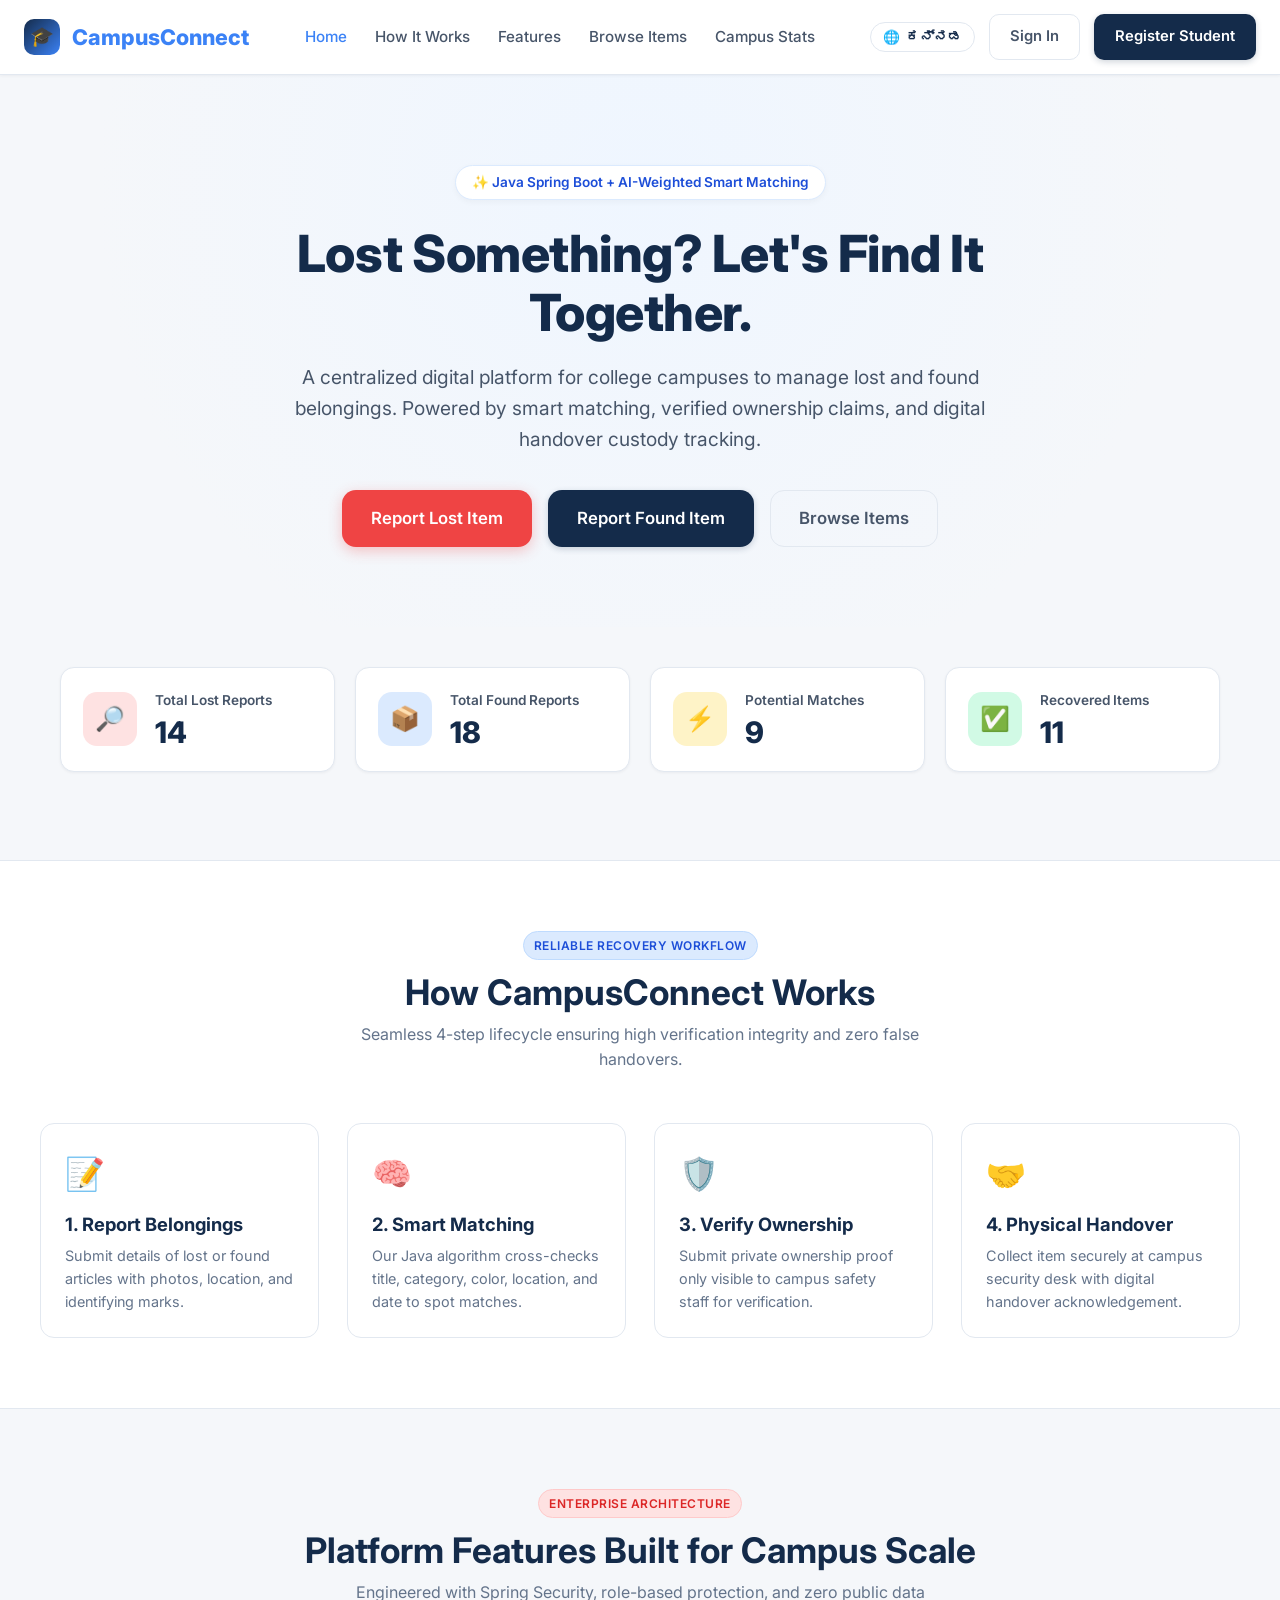
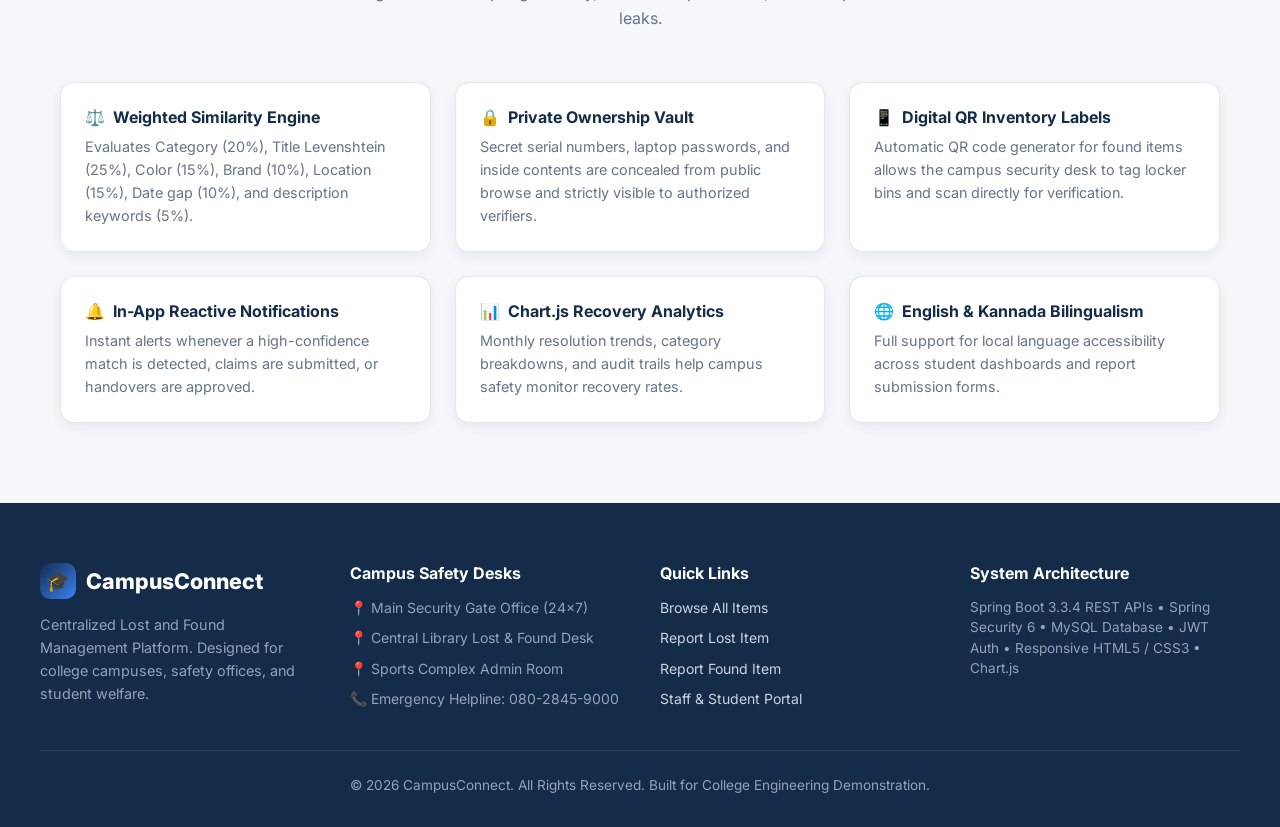
<file: CampusConnect/frontend/index.html>
<!DOCTYPE html>
<html lang="en">
<head>
  <meta charset="UTF-8">
  <meta name="viewport" content="width=device-width, initial-scale=1.0">
  <title>CampusConnect – Intelligent Campus Lost & Found System</title>
  <link rel="preconnect" href="https://fonts.googleapis.com">
  <link rel="preconnect" href="https://fonts.gstatic.com" crossorigin>
  <link href="https://fonts.googleapis.com/css2?family=Inter:wght@400;500;600;700;800&display=swap" rel="stylesheet">
  <link rel="stylesheet" href="css/styles.css">
  <link rel="stylesheet" href="css/responsive.css">
</head>
<body>

  <!-- Top Public Navigation -->
  <nav class="public-nav">
    <div class="public-nav-container">
      <a href="index.html" class="nav-brand">
        <div class="brand-icon">🎓</div>
        <span>CampusConnect</span>
      </a>

      <ul class="nav-links">
        <li><a href="index.html" class="nav-link active">Home</a></li>
        <li><a href="#howItWorks" class="nav-link">How It Works</a></li>
        <li><a href="#features" class="nav-link">Features</a></li>
        <li><a href="browse-items.html" class="nav-link" data-i18n="browseItemsBtn">Browse Items</a></li>
        <li><a href="#stats" class="nav-link">Campus Stats</a></li>
      </ul>

      <div class="nav-actions">
        <!-- Language Switcher -->
        <button class="lang-toggle lang-toggle-btn" title="Toggle English / Kannada">
          🌐 <span class="lang-label">ಕನ್ನಡ</span>
        </button>
        <a href="login.html" class="btn btn-outline" data-i18n="loginBtn">Sign In</a>
        <a href="register.html" class="btn btn-primary" data-i18n="registerBtn">Register</a>
      </div>
    </div>
  </nav>

  <!-- Hero Section -->
  <section class="hero-section" style="padding: 90px 20px 80px; text-align: center; background: radial-gradient(circle at 50% 20%, #EFF6FF 0%, #F5F7FA 70%);">
    <div style="max-width: 900px; margin: 0 auto;">
      <div style="display: inline-flex; align-items: center; gap: 8px; background: white; border: 1px solid #DBEAFE; padding: 6px 16px; border-radius: 9999px; font-size: 0.85rem; font-weight: 600; color: #1D4ED8; margin-bottom: 24px; box-shadow: 0 2px 6px rgba(0,0,0,0.04);">
        ✨ Java Spring Boot + AI-Weighted Smart Matching
      </div>
      <h1 class="hero-title" style="font-size: 3.2rem; font-weight: 800; color: #142B4A; letter-spacing: -0.5px; margin-bottom: 20px; line-height: 1.15;" data-i18n="tagline">
        Lost Something? Let's Find It Together.
      </h1>
      <p class="hero-subtitle" style="font-size: 1.2rem; color: #475569; max-width: 740px; margin: 0 auto 36px; line-height: 1.6;" data-i18n="heroSubtitle">
        A centralized digital platform for college campuses to manage lost and found belongings. Powered by smart matching, verified ownership claims, and digital handover custody tracking.
      </p>

      <div class="hero-cta" style="display: flex; gap: 16px; justify-content: center; flex-wrap: wrap;">
        <a href="report-lost.html" class="btn btn-danger btn-lg" style="box-shadow: 0 4px 14px rgba(239, 68, 68, 0.3);" data-i18n="reportLostBtn">
          🔍 Report Lost Item
        </a>
        <a href="report-found.html" class="btn btn-primary btn-lg" data-i18n="reportFoundBtn">
          📦 Report Found Item
        </a>
        <a href="browse-items.html" class="btn btn-outline btn-lg" data-i18n="browseItemsBtn">
          🌐 Browse Campus Inventory
        </a>
      </div>
    </div>
  </section>

  <!-- Live Statistics Section -->
  <section id="stats" style="padding: 40px 20px 60px; max-width: 1200px; margin: 0 auto;">
    <div class="stats-grid">
      <div class="stat-card">
        <div class="stat-icon red">🔎</div>
        <div>
          <div class="stat-label" data-i18n="totalLost">Total Lost Reports</div>
          <div class="stat-value" id="statTotalLost">14</div>
        </div>
      </div>
      <div class="stat-card">
        <div class="stat-icon blue">📦</div>
        <div>
          <div class="stat-label" data-i18n="totalFound">Total Found Reports</div>
          <div class="stat-value" id="statTotalFound">18</div>
        </div>
      </div>
      <div class="stat-card">
        <div class="stat-icon orange">⚡</div>
        <div>
          <div class="stat-label" data-i18n="potentialMatches">Potential Matches</div>
          <div class="stat-value" id="statPotentialMatches">9</div>
        </div>
      </div>
      <div class="stat-card">
        <div class="stat-icon green">✅</div>
        <div>
          <div class="stat-label" data-i18n="recoveredItems">Recovered Items</div>
          <div class="stat-value" id="statRecovered">11</div>
        </div>
      </div>
    </div>
  </section>

  <!-- How It Works Section -->
  <section id="howItWorks" style="padding: 70px 20px; background: white; border-top: 1px solid #E2E8F0; border-bottom: 1px solid #E2E8F0;">
    <div style="max-width: 1200px; margin: 0 auto;">
      <div style="text-align: center; margin-bottom: 50px;">
        <span class="badge badge-found" style="margin-bottom: 10px;">RELIABLE RECOVERY WORKFLOW</span>
        <h2 style="font-size: 2.2rem; color: #142B4A;" data-i18n="howItWorksTitle">How CampusConnect Works</h2>
        <p style="color: #64748B; max-width: 600px; margin: 8px auto 0;">Seamless 4-step lifecycle ensuring high verification integrity and zero false handovers.</p>
      </div>

      <div style="display: grid; grid-template-columns: repeat(auto-fit, minmax(260px, 1fr)); gap: 28px;">
        <div class="card" style="box-shadow: none; border-color: #E2E8F0;">
          <div style="font-size: 2rem; margin-bottom: 14px;">📝</div>
          <h3 style="font-size: 1.15rem; margin-bottom: 8px;" data-i18n="step1Title">1. Report Belongings</h3>
          <p style="font-size: 0.9rem; color: #64748B;" data-i18n="step1Desc">
            Submit details of lost or found articles with photos, location, and identifying marks.
          </p>
        </div>

        <div class="card" style="box-shadow: none; border-color: #E2E8F0;">
          <div style="font-size: 2rem; margin-bottom: 14px;">🧠</div>
          <h3 style="font-size: 1.15rem; margin-bottom: 8px;" data-i18n="step2Title">2. Smart Matching</h3>
          <p style="font-size: 0.9rem; color: #64748B;" data-i18n="step2Desc">
            Our Java algorithm cross-checks title, category, color, location, and date to spot matches.
          </p>
        </div>

        <div class="card" style="box-shadow: none; border-color: #E2E8F0;">
          <div style="font-size: 2rem; margin-bottom: 14px;">🛡️</div>
          <h3 style="font-size: 1.15rem; margin-bottom: 8px;" data-i18n="step3Title">3. Verify Ownership</h3>
          <p style="font-size: 0.9rem; color: #64748B;" data-i18n="step3Desc">
            Submit private ownership proof only visible to campus safety staff for verification.
          </p>
        </div>

        <div class="card" style="box-shadow: none; border-color: #E2E8F0;">
          <div style="font-size: 2rem; margin-bottom: 14px;">🤝</div>
          <h3 style="font-size: 1.15rem; margin-bottom: 8px;" data-i18n="step4Title">4. Physical Handover</h3>
          <p style="font-size: 0.9rem; color: #64748B;" data-i18n="step4Desc">
            Collect item securely at campus security desk with digital handover acknowledgement.
          </p>
        </div>
      </div>
    </div>
  </section>

  <!-- Platform Features Section -->
  <section id="features" style="padding: 80px 20px; max-width: 1200px; margin: 0 auto;">
    <div style="text-align: center; margin-bottom: 50px;">
      <span class="badge badge-lost" style="margin-bottom: 10px;">ENTERPRISE ARCHITECTURE</span>
      <h2 style="font-size: 2.2rem; color: #142B4A;">Platform Features Built for Campus Scale</h2>
      <p style="color: #64748B; max-width: 600px; margin: 8px auto 0;">Engineered with Spring Security, role-based protection, and zero public data leaks.</p>
    </div>

    <div style="display: grid; grid-template-columns: repeat(auto-fit, minmax(320px, 1fr)); gap: 24px;">
      <div class="card">
        <h4 style="margin-bottom: 8px; display: flex; align-items: center; gap: 8px;">
          <span>⚖️</span> Weighted Similarity Engine
        </h4>
        <p style="font-size: 0.9rem; color: #64748B;">
          Evaluates Category (20%), Title Levenshtein (25%), Color (15%), Brand (10%), Location (15%), Date gap (10%), and description keywords (5%).
        </p>
      </div>

      <div class="card">
        <h4 style="margin-bottom: 8px; display: flex; align-items: center; gap: 8px;">
          <span>🔒</span> Private Ownership Vault
        </h4>
        <p style="font-size: 0.9rem; color: #64748B;">
          Secret serial numbers, laptop passwords, and inside contents are concealed from public browse and strictly visible to authorized verifiers.
        </p>
      </div>

      <div class="card">
        <h4 style="margin-bottom: 8px; display: flex; align-items: center; gap: 8px;">
          <span>📱</span> Digital QR Inventory Labels
        </h4>
        <p style="font-size: 0.9rem; color: #64748B;">
          Automatic QR code generator for found items allows the campus security desk to tag locker bins and scan directly for verification.
        </p>
      </div>

      <div class="card">
        <h4 style="margin-bottom: 8px; display: flex; align-items: center; gap: 8px;">
          <span>🔔</span> In-App Reactive Notifications
        </h4>
        <p style="font-size: 0.9rem; color: #64748B;">
          Instant alerts whenever a high-confidence match is detected, claims are submitted, or handovers are approved.
        </p>
      </div>

      <div class="card">
        <h4 style="margin-bottom: 8px; display: flex; align-items: center; gap: 8px;">
          <span>📊</span> Chart.js Recovery Analytics
        </h4>
        <p style="font-size: 0.9rem; color: #64748B;">
          Monthly resolution trends, category breakdowns, and audit trails help campus safety monitor recovery rates.
        </p>
      </div>

      <div class="card">
        <h4 style="margin-bottom: 8px; display: flex; align-items: center; gap: 8px;">
          <span>🌐</span> English & Kannada Bilingualism
        </h4>
        <p style="font-size: 0.9rem; color: #64748B;">
          Full support for local language accessibility across student dashboards and report submission forms.
        </p>
      </div>
    </div>
  </section>

  <!-- Footer -->
  <footer style="background-color: #142B4A; color: white; padding: 60px 20px 30px;">
    <div style="max-width: 1200px; margin: 0 auto; display: grid; grid-template-columns: repeat(auto-fit, minmax(240px, 1fr)); gap: 40px; margin-bottom: 40px;">
      <div>
        <div style="display: flex; align-items: center; gap: 10px; font-size: 1.35rem; font-weight: 800; margin-bottom: 14px;">
          <div class="brand-icon">🎓</div>
          CampusConnect
        </div>
        <p style="color: #94A3B8; font-size: 0.9rem; line-height: 1.6;">
          Centralized Lost and Found Management Platform. Designed for college campuses, safety offices, and student welfare.
        </p>
      </div>

      <div>
        <h5 style="color: white; margin-bottom: 14px; font-size: 1rem;">Campus Safety Desks</h5>
        <ul style="list-style: none; color: #94A3B8; font-size: 0.875rem; display: flex; flex-direction: column; gap: 8px;">
          <li>📍 Main Security Gate Office (24x7)</li>
          <li>📍 Central Library Lost & Found Desk</li>
          <li>📍 Sports Complex Admin Room</li>
          <li>📞 Emergency Helpline: 080-2845-9000</li>
        </ul>
      </div>

      <div>
        <h5 style="color: white; margin-bottom: 14px; font-size: 1rem;">Quick Links</h5>
        <ul style="list-style: none; font-size: 0.875rem; display: flex; flex-direction: column; gap: 8px;">
          <li><a href="browse-items.html" style="color: #CBD5E1;">Browse All Items</a></li>
          <li><a href="report-lost.html" style="color: #CBD5E1;">Report Lost Item</a></li>
          <li><a href="report-found.html" style="color: #CBD5E1;">Report Found Item</a></li>
          <li><a href="login.html" style="color: #CBD5E1;">Staff & Student Portal</a></li>
        </ul>
      </div>

      <div>
        <h5 style="color: white; margin-bottom: 14px; font-size: 1rem;">System Architecture</h5>
        <p style="color: #94A3B8; font-size: 0.85rem; line-height: 1.5;">
          Spring Boot 3.3.4 REST APIs • Spring Security 6 • MySQL Database • JWT Auth • Responsive HTML5 / CSS3 • Chart.js
        </p>
      </div>
    </div>

    <div style="max-width: 1200px; margin: 0 auto; border-top: 1px solid rgba(255,255,255,0.1); padding-top: 24px; text-align: center; color: #94A3B8; font-size: 0.85rem;">
      © 2026 CampusConnect. All Rights Reserved. Built for College Engineering Demonstration.
    </div>
  </footer>

  <script src="js/api.js"></script>
  <script src="js/i18n.js"></script>
  <script src="js/app.js"></script>
  <script src="js/dashboard.js"></script>
</body>
</html>
</file>
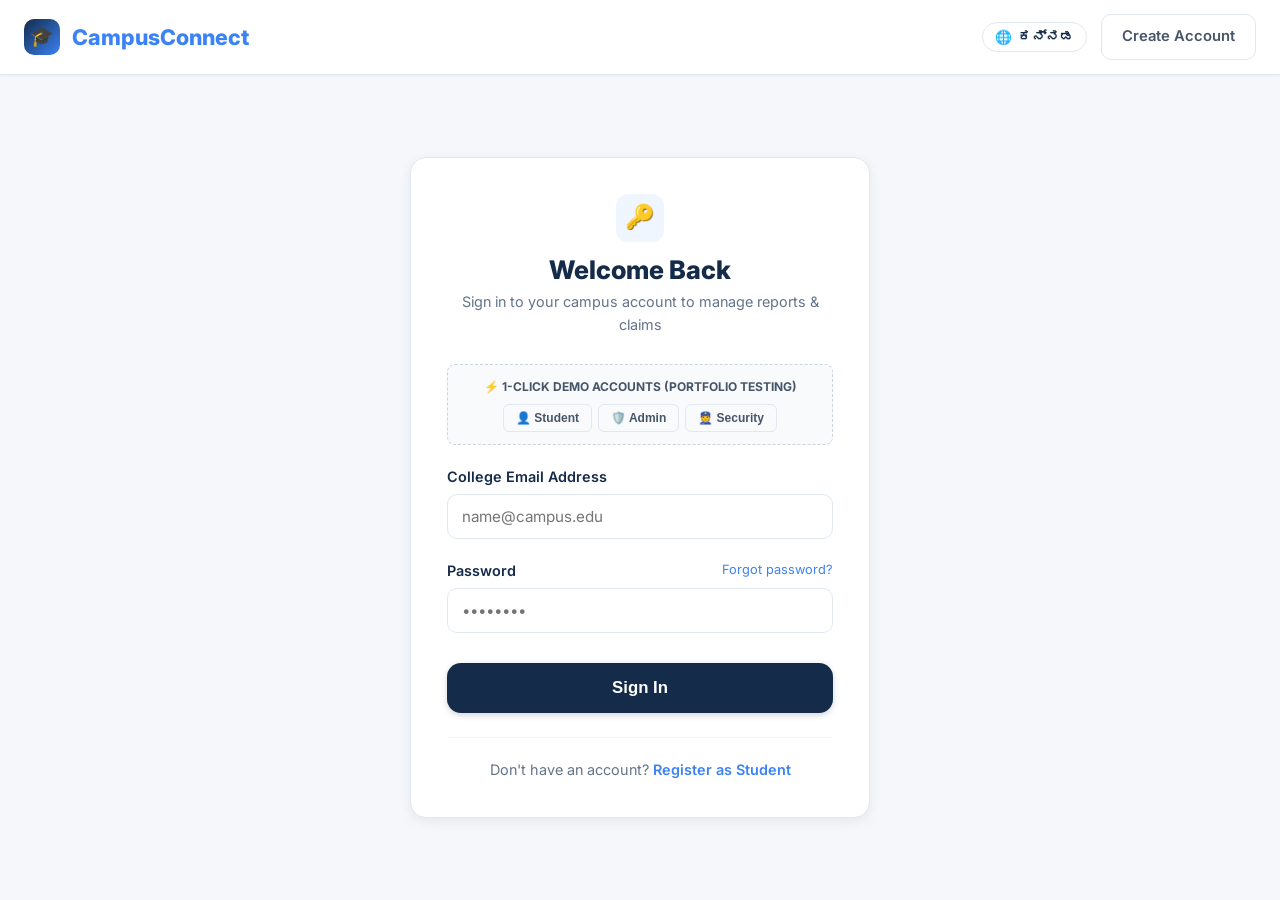
<file: CampusConnect/frontend/dashboard.html>
<!DOCTYPE html>
<html lang="en">
<head>
  <meta charset="UTF-8">
  <meta name="viewport" content="width=device-width, initial-scale=1.0">
  <title>Student Dashboard – CampusConnect</title>
  <link rel="preconnect" href="https://fonts.googleapis.com">
  <link rel="preconnect" href="https://fonts.gstatic.com" crossorigin>
  <link href="https://fonts.googleapis.com/css2?family=Inter:wght@400;500;600;700;800&display=swap" rel="stylesheet">
  <link rel="stylesheet" href="css/styles.css">
  <link rel="stylesheet" href="css/responsive.css">
</head>
<body>

  <div class="app-container">
    
    <!-- Sidebar Navigation -->
    <aside class="sidebar">
      <div class="sidebar-header">
        <div class="brand-icon">🎓</div>
        <div class="brand-title">Campus<span>Connect</span></div>
      </div>

      <nav class="sidebar-nav">
        <a href="dashboard.html" class="sidebar-item active">
          <span>📊</span> <span data-i18n="dashboard">Dashboard</span>
        </a>
        <a href="report-lost.html" class="sidebar-item">
          <span>🔍</span> <span data-i18n="reportLostBtn">Report Lost Item</span>
        </a>
        <a href="report-found.html" class="sidebar-item">
          <span>📦</span> <span data-i18n="reportFoundBtn">Report Found Item</span>
        </a>
        <a href="browse-items.html" class="sidebar-item">
          <span>🌐</span> <span data-i18n="browseItemsBtn">Browse Items</span>
        </a>
        <a href="#matchesSection" class="sidebar-item">
          <span>⚡</span> <span data-i18n="potentialMatches">Potential Matches</span>
        </a>
        <a href="#" class="sidebar-item" onclick="App.openModal('notificationsModal'); return false;">
          <span>🔔</span> <span data-i18n="notifications">Notifications</span>
        </a>
      </nav>

      <div class="sidebar-footer">
        <div class="user-profile-badge">
          <div class="user-avatar">RS</div>
          <div class="user-info">
            <div class="user-name current-user-name">Rahul Sharma</div>
            <div class="user-role current-user-role">Student • 1RV21CS045</div>
          </div>
        </div>
        <button class="btn btn-sm btn-outline action-logout" style="width: 100%; margin-top: 14px; border-color: rgba(255,255,255,0.2); color: white;">
          🚪 <span data-i18n="logout">Logout</span>
        </button>
      </div>
    </aside>

    <!-- Main Content Wrapper -->
    <div class="main-wrapper">
      
      <!-- Top Navbar -->
      <header class="top-navbar">
        <div style="display: flex; align-items: center; gap: 14px;">
          <button class="mobile-menu-btn" style="display: none; background: none; border: none; font-size: 1.5rem; cursor: pointer; color: #142B4A;">
            ☰
          </button>
          <div class="top-navbar-title" data-i18n="dashboard">Student Dashboard</div>
        </div>

        <div class="top-navbar-actions">
          <button class="lang-toggle lang-toggle-btn" title="Toggle English / Kannada">
            🌐 <span class="lang-label">ಕನ್ನಡ</span>
          </button>

          <!-- Notification Bell -->
          <button id="notificationBellBtn" style="background: none; border: 1px solid #E2E8F0; width: 40px; height: 40px; border-radius: 50%; display: flex; align-items: center; justify-content: center; cursor: pointer; position: relative;">
            🔔
            <span id="notifCountBadge" style="position: absolute; top: -4px; right: -4px; background: #EF4444; color: white; font-size: 0.7rem; font-weight: 800; width: 18px; height: 18px; border-radius: 50%; display: flex; align-items: center; justify-content: center; border: 2px solid white;">2</span>
          </button>

          <a href="report-lost.html" class="btn btn-sm btn-danger">
            + Report Lost
          </a>
        </div>
      </header>

      <!-- Content Body -->
      <main class="content-body">

        <!-- Welcome Banner -->
        <div style="background: linear-gradient(135deg, #142B4A 0%, #1E3A63 100%); color: white; padding: 28px 32px; border-radius: 16px; margin-bottom: 28px; display: flex; justify-content: space-between; align-items: center; flex-wrap: wrap; gap: 16px;">
          <div>
            <h2 style="color: white; font-size: 1.6rem; margin-bottom: 6px;">
              Hello, <span class="current-user-name">Rahul Sharma</span>! 👋
            </h2>
            <p style="color: #CBD5E1; font-size: 0.95rem;">
              CampusConnect is actively monitoring your reported items against newly discovered campus belongings.
            </p>
          </div>
          <div style="display: flex; gap: 12px;">
            <a href="report-lost.html" class="btn btn-danger btn-sm">Report Lost Item</a>
            <a href="report-found.html" class="btn btn-accent btn-sm">Report Found Item</a>
          </div>
        </div>

        <!-- Metric KPI Cards -->
        <div class="stats-grid">
          <div class="stat-card">
            <div class="stat-icon red">🔎</div>
            <div>
              <div class="stat-label" data-i18n="totalLost">Total Lost Reports</div>
              <div class="stat-value" id="statTotalLost">14</div>
            </div>
          </div>
          <div class="stat-card">
            <div class="stat-icon blue">📦</div>
            <div>
              <div class="stat-label" data-i18n="totalFound">Total Found Reports</div>
              <div class="stat-value" id="statTotalFound">18</div>
            </div>
          </div>
          <div class="stat-card">
            <div class="stat-icon orange">⚡</div>
            <div>
              <div class="stat-label" data-i18n="potentialMatches">Potential Matches</div>
              <div class="stat-value" id="statPotentialMatches">9</div>
            </div>
          </div>
          <div class="stat-card">
            <div class="stat-icon green">✅</div>
            <div>
              <div class="stat-label" data-i18n="recoveredItems">Recovered Items</div>
              <div class="stat-value" id="statRecovered">11</div>
            </div>
          </div>
        </div>

        <!-- Smart Matching Candidates Section -->
        <div id="matchesSection" class="card" style="margin-bottom: 32px; border-left: 4px solid #3B82F6;">
          <div class="card-header">
            <div>
              <h3 class="card-title" style="display: flex; align-items: center; gap: 8px;">
                <span>⚡</span> <span data-i18n="potentialMatches">Smart Matches Detected</span>
              </h3>
              <p style="font-size: 0.85rem; color: #64748B; margin-top: 2px;">
                Automatically evaluated via Java-weighted similarity algorithm (Category, Title, Color, Brand, Location & Date proximity).
              </p>
            </div>
            <span class="badge badge-found">LIVE MATCH ENGINE</span>
          </div>

          <div id="dashboardMatchesList">
            <!-- Populated dynamically via dashboard.js -->
            <div style="text-align: center; padding: 24px;">Analyzing potential matches...</div>
          </div>
        </div>

        <!-- Recent Campus Reports Grid -->
        <div class="card">
          <div class="card-header">
            <div>
              <h3 class="card-title" data-i18n="recentReports">Recently Reported Campus Belongings</h3>
              <p style="font-size: 0.85rem; color: #64748B; margin-top: 2px;">Items recently found or lost across lecture halls, labs, library, and grounds.</p>
            </div>
            <a href="browse-items.html" class="btn btn-sm btn-outline">View All Inventory →</a>
          </div>

          <div class="items-grid" id="dashboardRecentReports">
            <!-- Populated dynamically via dashboard.js -->
            <div style="text-align: center; padding: 24px; grid-column: 1/-1;">Loading recent items...</div>
          </div>
        </div>

      </main>
    </div>
  </div>

  <!-- Item Details Modal -->
  <div id="itemDetailModal" class="modal-overlay">
    <div class="modal-box">
      <button class="modal-close" onclick="App.closeModal('itemDetailModal')">✕</button>
      <div style="display: flex; gap: 20px; flex-wrap: wrap; margin-bottom: 20px;">
        <img id="modalItemImage" src="assets/placeholder.png" style="width: 100%; max-height: 240px; object-fit: cover; border-radius: 12px; background: #F1F5F9;" alt="Item photo">
      </div>
      <h3 id="modalItemTitle" style="color: #142B4A; font-size: 1.4rem; margin-bottom: 8px;">Item Details</h3>
      
      <div style="display: grid; grid-template-columns: 1fr 1fr; gap: 12px; margin-bottom: 16px; background: #F8FAFC; padding: 14px; border-radius: 8px;">
        <div><strong>Category:</strong> <span id="modalItemCategory">-</span></div>
        <div><strong>Location:</strong> <span id="modalItemLocation">-</span></div>
        <div><strong>Incident Date:</strong> <span id="modalItemDate">-</span></div>
        <div><strong>Color:</strong> <span id="modalItemColor">-</span></div>
        <div><strong>Brand:</strong> <span id="modalItemBrand">-</span></div>
      </div>

      <div style="margin-bottom: 16px;">
        <h5 style="color: #142B4A; margin-bottom: 6px;">Description:</h5>
        <p id="modalItemDescription" style="color: #475569; font-size: 0.95rem; line-height: 1.5;">-</p>
      </div>

      <div id="modalItemQrContainer"></div>

      <div style="display: flex; justify-content: flex-end; gap: 10px; margin-top: 24px; border-top: 1px solid #E2E8F0; padding-top: 16px;">
        <button class="btn btn-outline" onclick="App.closeModal('itemDetailModal')">Close</button>
        <button id="modalClaimActionBtn" class="btn btn-accent" style="display: none;">Claim This Item</button>
      </div>
    </div>
  </div>

  <!-- Ownership Claim Modal -->
  <div id="claimModal" class="modal-overlay">
    <div class="modal-box">
      <button class="modal-close" onclick="App.closeModal('claimModal')">✕</button>
      <div style="margin-bottom: 20px;">
        <span class="badge badge-found" style="margin-bottom: 6px;">SECURE VERIFICATION PROCESS</span>
        <h3 style="color: #142B4A; font-size: 1.3rem;">Submit Ownership Claim</h3>
        <p style="color: #64748B; font-size: 0.85rem; margin-top: 4px;">
          For: <strong id="claimItemTitleDisplay">Found Item</strong>
        </p>
      </div>

      <form id="claimForm">
        <input type="hidden" id="claimItemId">

        <div class="form-group">
          <label class="form-label" for="claimOwnershipDesc">Explanation of Ownership *</label>
          <textarea id="claimOwnershipDesc" class="form-control" placeholder="Explain where, when, and how you misplaced this item..." required></textarea>
        </div>

        <div class="form-group">
          <label class="form-label" for="claimPrivateMarks">
            Private Identifying Marks / Secrets *
          </label>
          <textarea id="claimPrivateMarks" class="form-control" placeholder="Provide confidential verification details (e.g., lock screen passcode hint, unique scratches, exact contents inside pockets, serial/IMEI suffix)..." required></textarea>
          <div class="form-helper">🔒 These details are strictly encrypted and only visible to Campus Safety Officers for verification.</div>
        </div>

        <div style="display: flex; justify-content: flex-end; gap: 12px; margin-top: 20px;">
          <button type="button" class="btn btn-outline" onclick="App.closeModal('claimModal')">Cancel</button>
          <button type="submit" class="btn btn-primary">Submit Claim for Review</button>
        </div>
      </form>
    </div>
  </div>

  <!-- Notifications Drawer / Modal -->
  <div id="notificationsModal" class="modal-overlay">
    <div class="modal-box" style="max-width: 500px;">
      <button class="modal-close" onclick="App.closeModal('notificationsModal')">✕</button>
      <h3 style="color: #142B4A; margin-bottom: 16px; display: flex; align-items: center; gap: 8px;">
        <span>🔔</span> Notifications
      </h3>
      <div id="notificationsModalList">
        <div style="text-align: center; padding: 20px;">Loading notifications...</div>
      </div>
    </div>
  </div>

  <script src="js/api.js"></script>
  <script src="js/i18n.js"></script>
  <script src="js/app.js"></script>
  <script src="js/auth.js"></script>
  <script src="js/items.js"></script>
  <script src="js/dashboard.js"></script>
</body>
</html>
</file>
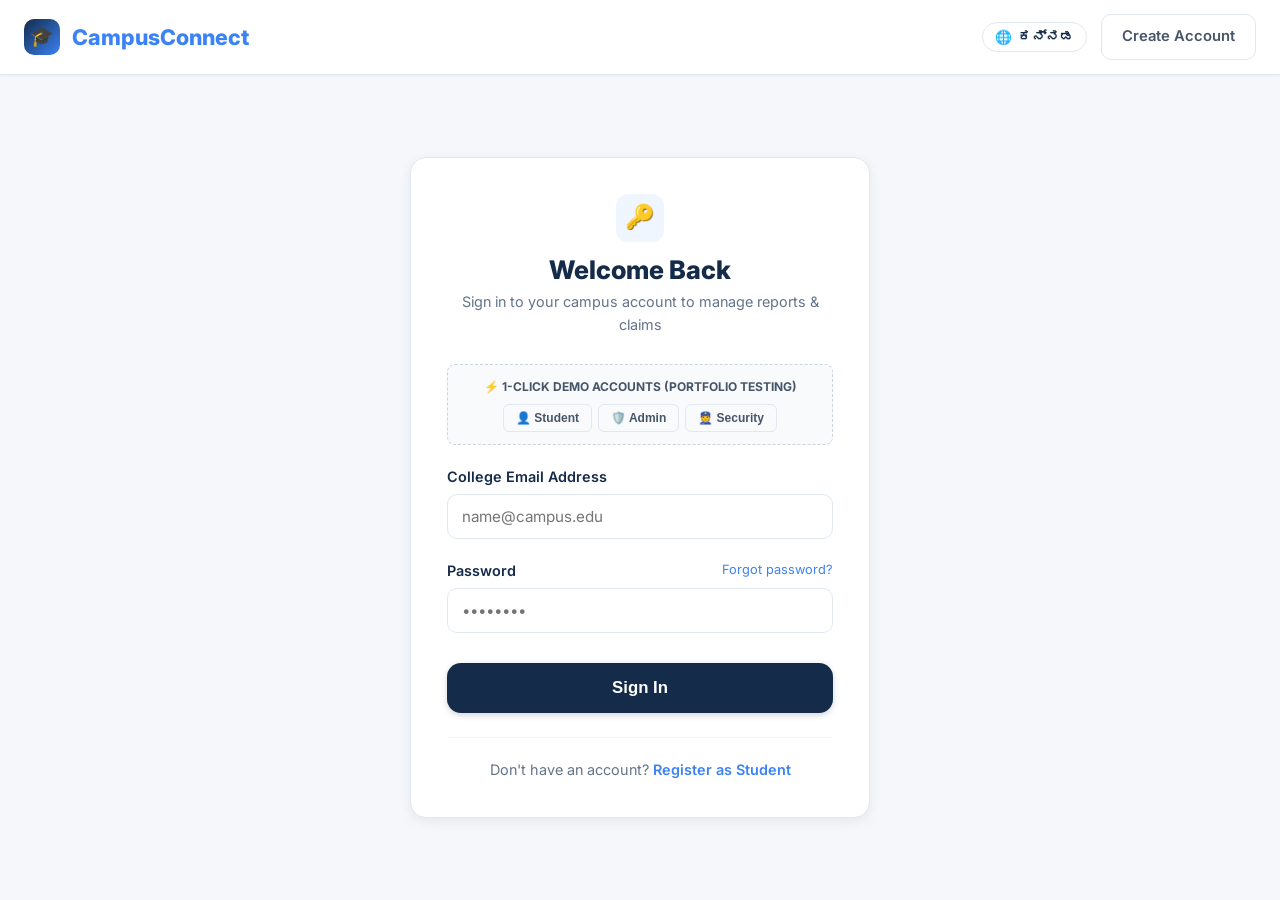
<file: CampusConnect/frontend/login.html>
<!DOCTYPE html>
<html lang="en">
<head>
  <meta charset="UTF-8">
  <meta name="viewport" content="width=device-width, initial-scale=1.0">
  <title>Sign In – CampusConnect</title>
  <link rel="preconnect" href="https://fonts.googleapis.com">
  <link rel="preconnect" href="https://fonts.gstatic.com" crossorigin>
  <link href="https://fonts.googleapis.com/css2?family=Inter:wght@400;500;600;700;800&display=swap" rel="stylesheet">
  <link rel="stylesheet" href="css/styles.css">
  <link rel="stylesheet" href="css/responsive.css">
</head>
<body style="min-height: 100vh; display: flex; flex-direction: column; background: #F5F7FA;">

  <!-- Nav Header -->
  <nav class="public-nav">
    <div class="public-nav-container">
      <a href="index.html" class="nav-brand">
        <div class="brand-icon">🎓</div>
        <span>CampusConnect</span>
      </a>
      <div class="nav-actions">
        <button class="lang-toggle lang-toggle-btn">
          🌐 <span class="lang-label">ಕನ್ನಡ</span>
        </button>
        <a href="register.html" class="btn btn-outline">Create Account</a>
      </div>
    </div>
  </nav>

  <!-- Login Main Container -->
  <main style="flex-grow: 1; display: flex; align-items: center; justify-content: center; padding: 40px 20px;">
    <div class="card auth-box" style="max-width: 460px; width: 100%; padding: 36px; border-radius: 16px;">
      
      <div style="text-align: center; margin-bottom: 28px;">
        <div style="width: 48px; height: 48px; background: #EFF6FF; color: #3B82F6; border-radius: 12px; display: inline-flex; align-items: center; justify-content: center; font-size: 1.5rem; margin-bottom: 12px;">
          🔑
        </div>
        <h2 style="color: #142B4A; font-size: 1.6rem; font-weight: 800;">Welcome Back</h2>
        <p style="color: #64748B; font-size: 0.9rem; margin-top: 4px;">Sign in to your campus account to manage reports & claims</p>
      </div>

      <!-- Quick Fill Helper Buttons for Demo -->
      <div style="background: #F8FAFC; border: 1px dashed #CBD5E1; border-radius: 8px; padding: 12px; margin-bottom: 20px;">
        <div style="font-size: 0.75rem; font-weight: 700; color: #475569; text-transform: uppercase; margin-bottom: 8px; text-align: center;">
          ⚡ 1-Click Demo Accounts (Portfolio Testing)
        </div>
        <div style="display: flex; gap: 6px; justify-content: center; flex-wrap: wrap;">
          <button type="button" class="btn btn-sm btn-outline" data-demo-login="student" style="font-size: 0.75rem;">
            👤 Student
          </button>
          <button type="button" class="btn btn-sm btn-outline" data-demo-login="admin" style="font-size: 0.75rem;">
            🛡️ Admin
          </button>
          <button type="button" class="btn btn-sm btn-outline" data-demo-login="security" style="font-size: 0.75rem;">
            👮 Security
          </button>
        </div>
      </div>

      <form id="loginForm">
        <div class="form-group">
          <label class="form-label" for="loginEmail">College Email Address</label>
          <input type="email" id="loginEmail" class="form-control" placeholder="name@campus.edu" required autocomplete="email">
        </div>

        <div class="form-group">
          <div style="display: flex; justify-content: space-between; align-items: center; margin-bottom: 6px;">
            <label class="form-label" for="loginPassword" style="margin-bottom: 0;">Password</label>
            <a href="#" onclick="alert('Default demo password is Student@123 or Admin@123')" style="font-size: 0.8rem;">Forgot password?</a>
          </div>
          <input type="password" id="loginPassword" class="form-control" placeholder="••••••••" required autocomplete="current-password">
        </div>

        <button type="submit" class="btn btn-primary btn-lg" style="width: 100%; margin-top: 10px;">
          Sign In
        </button>
      </form>

      <div style="text-align: center; margin-top: 24px; padding-top: 20px; border-top: 1px solid #F1F5F9; font-size: 0.9rem; color: #64748B;">
        Don't have an account? <a href="register.html" style="font-weight: 600;">Register as Student</a>
      </div>
    </div>
  </main>

  <script src="js/api.js"></script>
  <script src="js/i18n.js"></script>
  <script src="js/app.js"></script>
  <script src="js/auth.js"></script>
</body>
</html>
</file>
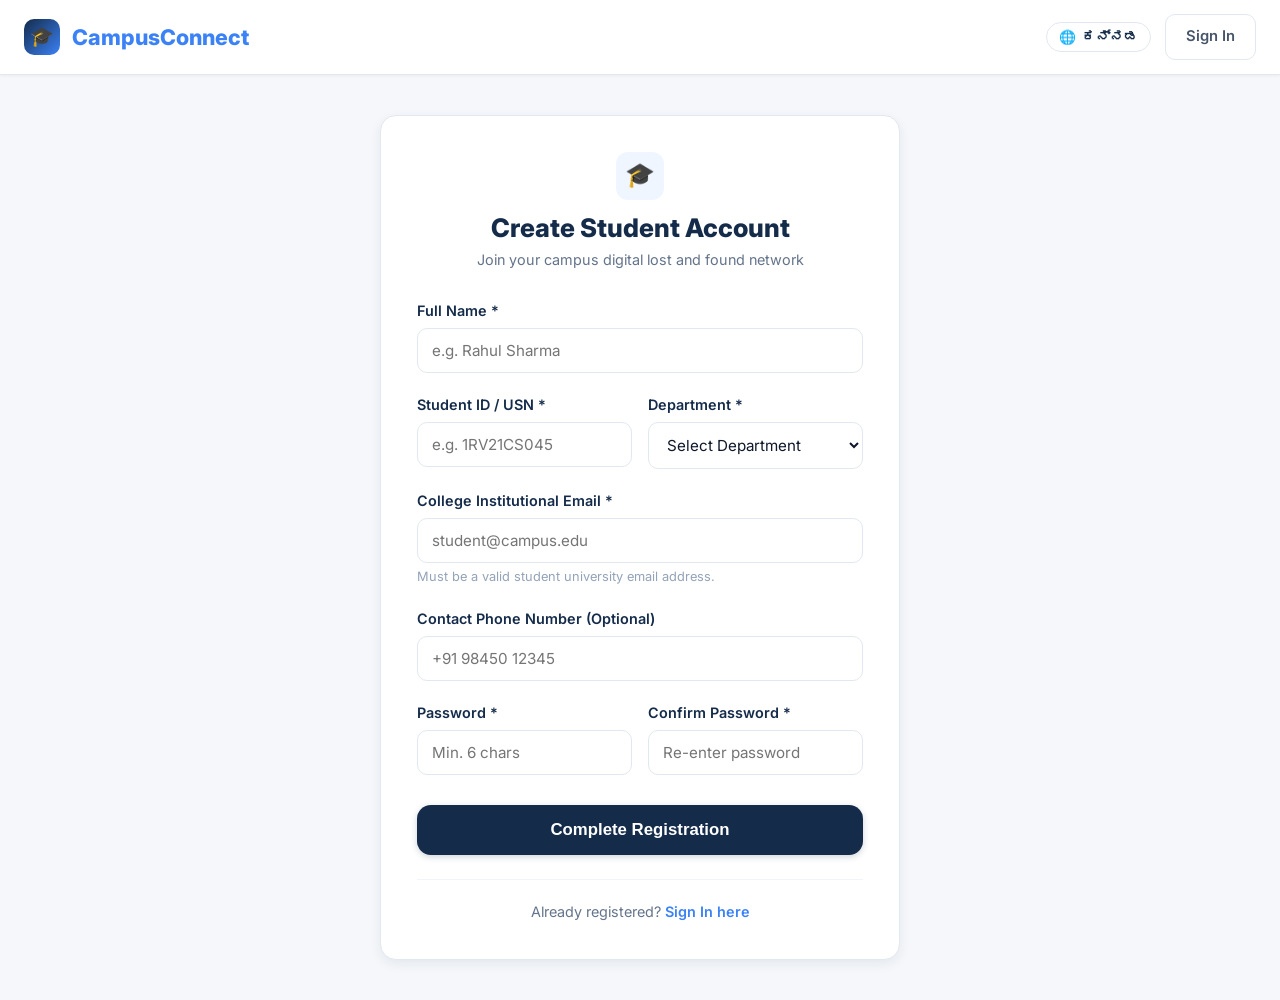
<file: CampusConnect/frontend/register.html>
<!DOCTYPE html>
<html lang="en">
<head>
  <meta charset="UTF-8">
  <meta name="viewport" content="width=device-width, initial-scale=1.0">
  <title>Student Registration – CampusConnect</title>
  <link rel="preconnect" href="https://fonts.googleapis.com">
  <link rel="preconnect" href="https://fonts.gstatic.com" crossorigin>
  <link href="https://fonts.googleapis.com/css2?family=Inter:wght@400;500;600;700;800&display=swap" rel="stylesheet">
  <link rel="stylesheet" href="css/styles.css">
  <link rel="stylesheet" href="css/responsive.css">
</head>
<body style="min-height: 100vh; display: flex; flex-direction: column; background: #F5F7FA;">

  <!-- Nav Header -->
  <nav class="public-nav">
    <div class="public-nav-container">
      <a href="index.html" class="nav-brand">
        <div class="brand-icon">🎓</div>
        <span>CampusConnect</span>
      </a>
      <div class="nav-actions">
        <button class="lang-toggle lang-toggle-btn">
          🌐 <span class="lang-label">ಕನ್ನಡ</span>
        </button>
        <a href="login.html" class="btn btn-outline">Sign In</a>
      </div>
    </div>
  </nav>

  <!-- Register Main Container -->
  <main style="flex-grow: 1; display: flex; align-items: center; justify-content: center; padding: 40px 20px;">
    <div class="card auth-box" style="max-width: 520px; width: 100%; padding: 36px; border-radius: 16px;">
      
      <div style="text-align: center; margin-bottom: 28px;">
        <div style="width: 48px; height: 48px; background: #EFF6FF; color: #3B82F6; border-radius: 12px; display: inline-flex; align-items: center; justify-content: center; font-size: 1.5rem; margin-bottom: 12px;">
          🎓
        </div>
        <h2 style="color: #142B4A; font-size: 1.6rem; font-weight: 800;">Create Student Account</h2>
        <p style="color: #64748B; font-size: 0.9rem; margin-top: 4px;">Join your campus digital lost and found network</p>
      </div>

      <form id="registerForm">
        <div class="form-group">
          <label class="form-label" for="regFullName">Full Name *</label>
          <input type="text" id="regFullName" class="form-control" placeholder="e.g. Rahul Sharma" required>
        </div>

        <div style="display: grid; grid-template-columns: 1fr 1fr; gap: 16px;">
          <div class="form-group">
            <label class="form-label" for="regStudentId">Student ID / USN *</label>
            <input type="text" id="regStudentId" class="form-control" placeholder="e.g. 1RV21CS045" required>
          </div>

          <div class="form-group">
            <label class="form-label" for="regDepartment">Department *</label>
            <select id="regDepartment" class="form-select" required>
              <option value="" disabled selected>Select Department</option>
              <option value="Computer Science & Engineering">Computer Science & Engineering</option>
              <option value="Electronics & Communication">Electronics & Communication</option>
              <option value="Information Science & Engineering">Information Science & Engineering</option>
              <option value="Mechanical Engineering">Mechanical Engineering</option>
              <option value="Civil Engineering">Civil Engineering</option>
              <option value="Electrical & Electronics">Electrical & Electronics</option>
              <option value="Artificial Intelligence & ML">Artificial Intelligence & ML</option>
              <option value="Biotechnology">Biotechnology</option>
              <option value="MBA / Management">MBA / Management</option>
            </select>
          </div>
        </div>

        <div class="form-group">
          <label class="form-label" for="regEmail">College Institutional Email *</label>
          <input type="email" id="regEmail" class="form-control" placeholder="student@campus.edu" required>
          <div class="form-helper">Must be a valid student university email address.</div>
        </div>

        <div class="form-group">
          <label class="form-label" for="regPhone">Contact Phone Number (Optional)</label>
          <input type="tel" id="regPhone" class="form-control" placeholder="+91 98450 12345">
        </div>

        <div style="display: grid; grid-template-columns: 1fr 1fr; gap: 16px;">
          <div class="form-group">
            <label class="form-label" for="regPassword">Password *</label>
            <input type="password" id="regPassword" class="form-control" placeholder="Min. 6 chars" minlength="6" required>
          </div>

          <div class="form-group">
            <label class="form-label" for="regConfirmPassword">Confirm Password *</label>
            <input type="password" id="regConfirmPassword" class="form-control" placeholder="Re-enter password" required>
          </div>
        </div>

        <button type="submit" class="btn btn-primary btn-lg" style="width: 100%; margin-top: 10px;">
          Complete Registration
        </button>
      </form>

      <div style="text-align: center; margin-top: 24px; padding-top: 20px; border-top: 1px solid #F1F5F9; font-size: 0.9rem; color: #64748B;">
        Already registered? <a href="login.html" style="font-weight: 600;">Sign In here</a>
      </div>
    </div>
  </main>

  <script src="js/api.js"></script>
  <script src="js/i18n.js"></script>
  <script src="js/app.js"></script>
  <script src="js/auth.js"></script>
</body>
</html>
</file>
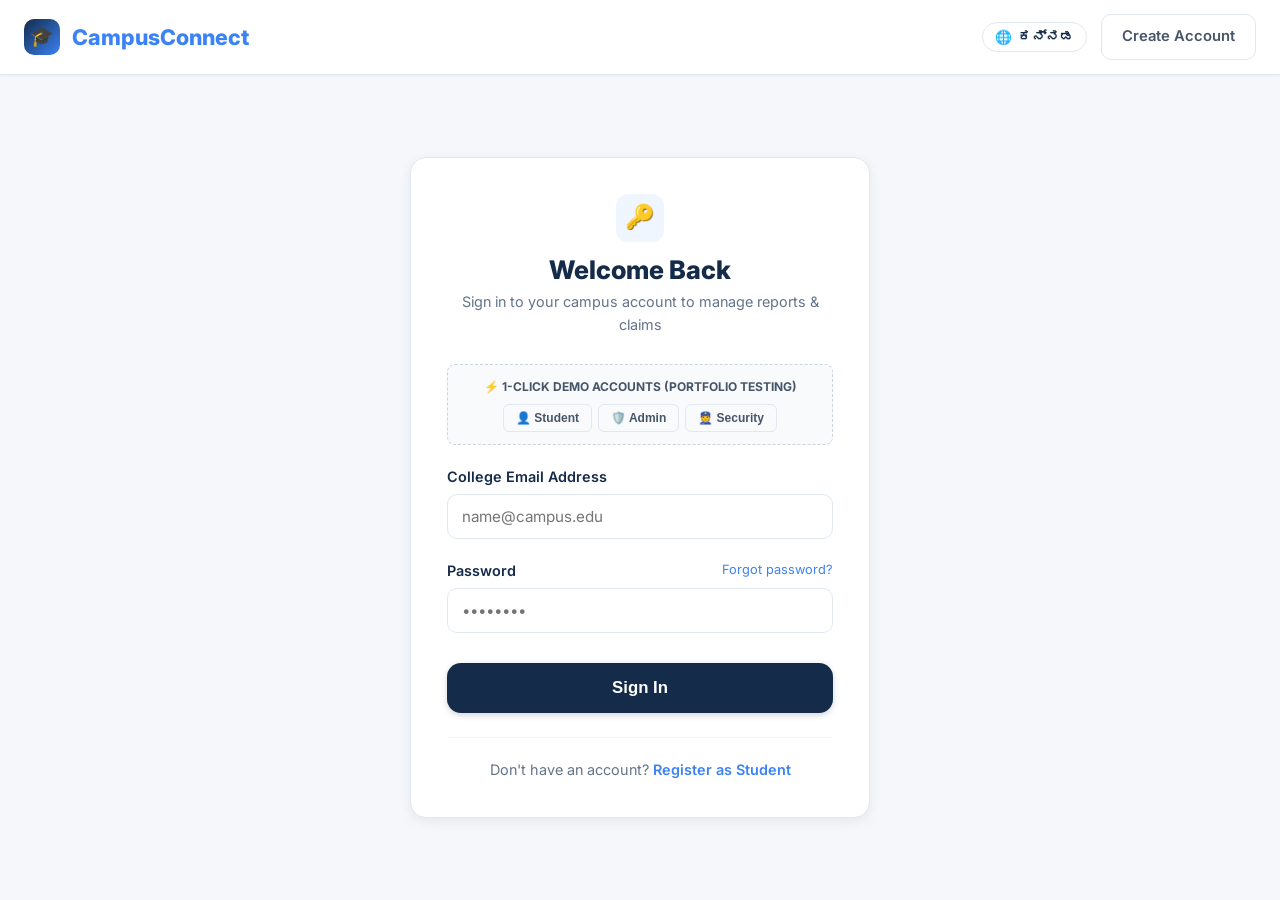
<file: CampusConnect/frontend/report-found.html>
<!DOCTYPE html>
<html lang="en">
<head>
  <meta charset="UTF-8">
  <meta name="viewport" content="width=device-width, initial-scale=1.0">
  <title>Report Found Item – CampusConnect</title>
  <link rel="preconnect" href="https://fonts.googleapis.com">
  <link rel="preconnect" href="https://fonts.gstatic.com" crossorigin>
  <link href="https://fonts.googleapis.com/css2?family=Inter:wght@400;500;600;700;800&display=swap" rel="stylesheet">
  <link rel="stylesheet" href="css/styles.css">
  <link rel="stylesheet" href="css/responsive.css">
</head>
<body>

  <div class="app-container">
    
    <!-- Sidebar Navigation -->
    <aside class="sidebar">
      <div class="sidebar-header">
        <div class="brand-icon">🎓</div>
        <div class="brand-title">Campus<span>Connect</span></div>
      </div>

      <nav class="sidebar-nav">
        <a href="dashboard.html" class="sidebar-item">
          <span>📊</span> <span data-i18n="dashboard">Dashboard</span>
        </a>
        <a href="report-lost.html" class="sidebar-item">
          <span>🔍</span> <span data-i18n="reportLostBtn">Report Lost Item</span>
        </a>
        <a href="report-found.html" class="sidebar-item active">
          <span>📦</span> <span data-i18n="reportFoundBtn">Report Found Item</span>
        </a>
        <a href="browse-items.html" class="sidebar-item">
          <span>🌐</span> <span data-i18n="browseItemsBtn">Browse Items</span>
        </a>
        <a href="dashboard.html#matchesSection" class="sidebar-item">
          <span>⚡</span> <span data-i18n="potentialMatches">Potential Matches</span>
        </a>
        <a href="#" class="sidebar-item" onclick="App.openModal('notificationsModal'); return false;">
          <span>🔔</span> <span data-i18n="notifications">Notifications</span>
        </a>
      </nav>

      <div class="sidebar-footer">
        <div class="user-profile-badge">
          <div class="user-avatar">RS</div>
          <div class="user-info">
            <div class="user-name current-user-name">Rahul Sharma</div>
            <div class="user-role current-user-role">Student</div>
          </div>
        </div>
        <button class="btn btn-sm btn-outline action-logout" style="width: 100%; margin-top: 14px; border-color: rgba(255,255,255,0.2); color: white;">
          🚪 <span data-i18n="logout">Logout</span>
        </button>
      </div>
    </aside>

    <!-- Main Content Wrapper -->
    <div class="main-wrapper">
      
      <!-- Top Navbar -->
      <header class="top-navbar">
        <div style="display: flex; align-items: center; gap: 14px;">
          <button class="mobile-menu-btn" style="display: none; background: none; border: none; font-size: 1.5rem; cursor: pointer; color: #142B4A;">
            ☰
          </button>
          <div class="top-navbar-title">Report Found Belonging</div>
        </div>

        <div class="top-navbar-actions">
          <button class="lang-toggle lang-toggle-btn">
            🌐 <span class="lang-label">ಕನ್ನಡ</span>
          </button>
          <a href="browse-items.html" class="btn btn-sm btn-outline">Browse Items</a>
        </div>
      </header>

      <!-- Content Body -->
      <main class="content-body" style="max-width: 900px; margin: 0 auto;">
        
        <div class="card" style="padding: 32px;">
          <div style="margin-bottom: 24px; border-bottom: 1px solid #E2E8F0; padding-bottom: 16px;">
            <span class="badge badge-found" style="margin-bottom: 8px;">FOUND REPORTING</span>
            <h2 style="color: #142B4A; font-size: 1.5rem;">Report a Discovered Belonging</h2>
            <p style="color: #64748B; font-size: 0.9rem; margin-top: 4px;">
              Thank you for helping reunite campus belongings. A unique QR code will be generated for inventory tracking upon submission.
            </p>
          </div>

          <form id="reportFoundForm">
            <div class="form-group">
              <label class="form-label" for="foundTitle">Item Name / Title *</label>
              <input type="text" id="foundTitle" class="form-control" placeholder="e.g. Apple MacBook Air or Blue Lanyard Student ID" required>
            </div>

            <div style="display: grid; grid-template-columns: 1fr 1fr; gap: 20px;">
              <div class="form-group">
                <label class="form-label" for="foundCategory">Category *</label>
                <select id="foundCategory" class="form-select" required>
                  <option value="" disabled selected>Select Category</option>
                  <option value="Electronics">Electronics</option>
                  <option value="ID Cards">ID Cards</option>
                  <option value="Books">Books</option>
                  <option value="Bags">Bags</option>
                  <option value="Wallets">Wallets</option>
                  <option value="Accessories">Accessories</option>
                  <option value="Clothing">Clothing</option>
                  <option value="Other">Other</option>
                </select>
              </div>

              <div class="form-group">
                <label class="form-label" for="foundColor">Primary Colour</label>
                <input type="text" id="foundColor" class="form-control" placeholder="e.g. Dark Blue, Silver, Black">
              </div>
            </div>

            <div style="display: grid; grid-template-columns: 1fr 1fr; gap: 20px;">
              <div class="form-group">
                <label class="form-label" for="foundBrand">Brand / Make</label>
                <input type="text" id="foundBrand" class="form-control" placeholder="e.g. Apple, Titan, Casio, Dell">
              </div>

              <div class="form-group">
                <label class="form-label" for="foundLocation">Found Location *</label>
                <input type="text" id="foundLocation" class="form-control" placeholder="e.g. Central Library table 14, Main Cafeteria" required>
              </div>
            </div>

            <div style="display: grid; grid-template-columns: 1fr 1fr; gap: 20px;">
              <div class="form-group">
                <label class="form-label" for="foundDate">Date Found *</label>
                <input type="date" id="foundDate" class="form-control" required>
              </div>

              <div class="form-group">
                <label class="form-label" for="foundTime">Time Found</label>
                <input type="time" id="foundTime" class="form-control">
              </div>
            </div>

            <!-- Custody Information (Section 4.E Requirement) -->
            <div class="form-group">
              <label class="form-label" for="foundCustody">Current Custody Status *</label>
              <select id="foundCustody" class="form-select" required>
                <option value="SECURITY_OFFICE" selected>Deposited with Campus Security Gate / Office</option>
                <option value="WITH_FINDER">Retained with me (Finder will bring during verified claim)</option>
                <option value="ADMIN_OFFICE">Deposited with Department / Admin Desk</option>
              </select>
              <div class="form-helper">Specifies where the physical article is currently secured.</div>
            </div>

            <div class="form-group">
              <label class="form-label" for="foundDescription">General Appearance & Public Description *</label>
              <textarea id="foundDescription" class="form-control" placeholder="Describe the physical condition, general size, where it was spotted..." required></textarea>
            </div>

            <!-- Image Upload & Preview -->
            <div class="form-group">
              <label class="form-label">Upload Photograph</label>
              <div class="image-upload-box" onclick="document.getElementById('foundImageFile').click()">
                <div style="font-size: 2rem; margin-bottom: 6px;">📷</div>
                <div style="font-weight: 600; color: #142B4A; font-size: 0.95rem;">Click to upload photograph of found item</div>
                <div style="font-size: 0.8rem; color: #64748B;">Supported formats: JPG, PNG, WEBP (Max 10MB)</div>
                <input type="file" id="foundImageFile" class="image-file-input" accept="image/*" style="display: none;">
                <input type="hidden" id="foundImageUrlHidden" class="image-url-hidden">
                <img src="" class="image-upload-preview" alt="Preview">
              </div>
            </div>

            <div class="form-group">
              <label class="form-label" for="foundSecurityNotes">Custody Locker / Internal Notes (Optional)</label>
              <input type="text" id="foundSecurityNotes" class="form-control" placeholder="e.g. Locker Box B-12 or Guard Ramesh signed">
            </div>

            <div style="display: flex; justify-content: flex-end; gap: 14px; margin-top: 24px;">
              <a href="dashboard.html" class="btn btn-outline">Cancel</a>
              <button type="submit" class="btn btn-primary btn-lg">
                Submit Found Report & Generate QR
              </button>
            </div>
          </form>
        </div>

      </main>
    </div>
  </div>

  <script src="js/api.js"></script>
  <script src="js/i18n.js"></script>
  <script src="js/app.js"></script>
  <script src="js/auth.js"></script>
  <script src="js/items.js"></script>
</body>
</html>
</file>
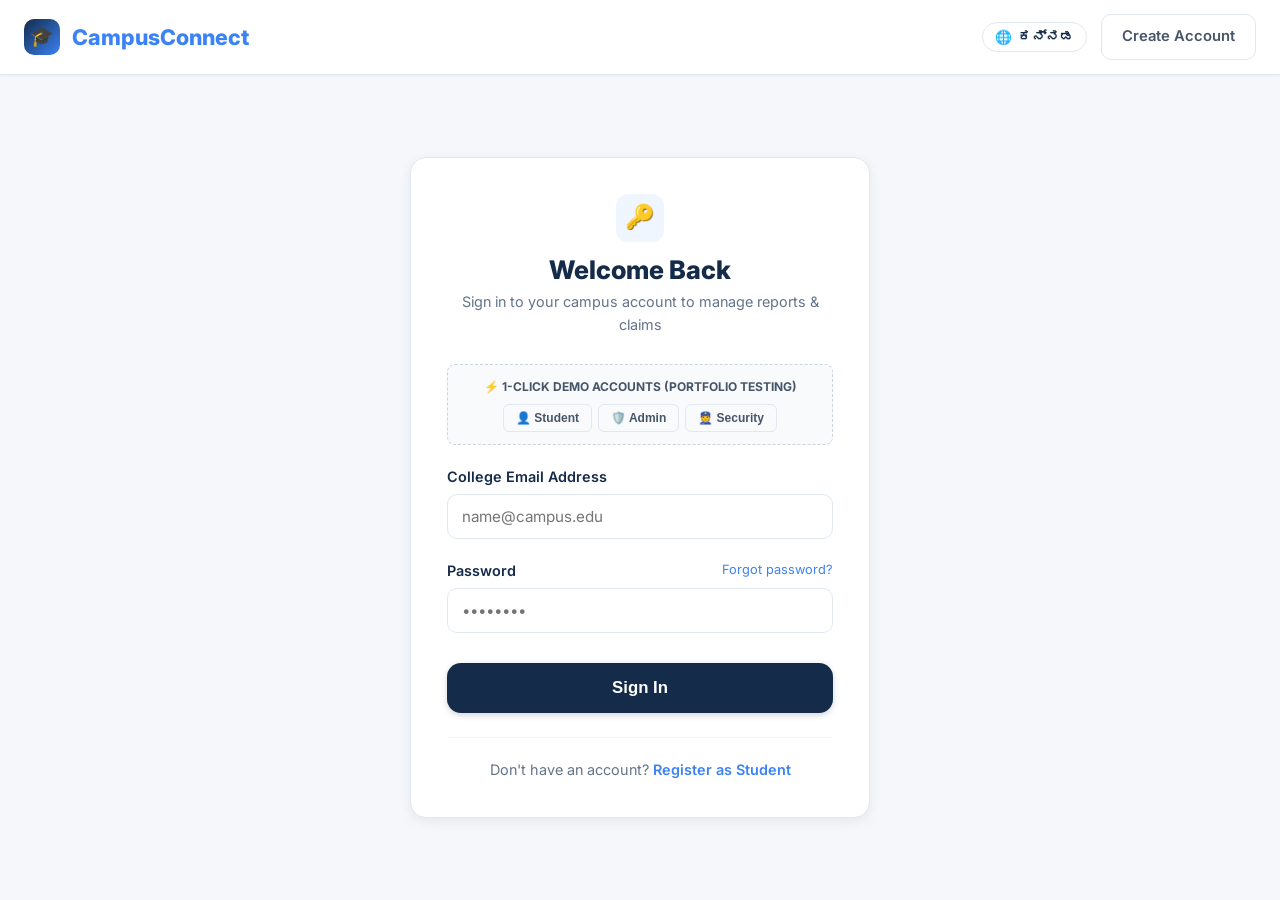
<file: CampusConnect/frontend/report-lost.html>
<!DOCTYPE html>
<html lang="en">
<head>
  <meta charset="UTF-8">
  <meta name="viewport" content="width=device-width, initial-scale=1.0">
  <title>Report Lost Item – CampusConnect</title>
  <link rel="preconnect" href="https://fonts.googleapis.com">
  <link rel="preconnect" href="https://fonts.gstatic.com" crossorigin>
  <link href="https://fonts.googleapis.com/css2?family=Inter:wght@400;500;600;700;800&display=swap" rel="stylesheet">
  <link rel="stylesheet" href="css/styles.css">
  <link rel="stylesheet" href="css/responsive.css">
</head>
<body>

  <div class="app-container">
    
    <!-- Sidebar Navigation -->
    <aside class="sidebar">
      <div class="sidebar-header">
        <div class="brand-icon">🎓</div>
        <div class="brand-title">Campus<span>Connect</span></div>
      </div>

      <nav class="sidebar-nav">
        <a href="dashboard.html" class="sidebar-item">
          <span>📊</span> <span data-i18n="dashboard">Dashboard</span>
        </a>
        <a href="report-lost.html" class="sidebar-item active">
          <span>🔍</span> <span data-i18n="reportLostBtn">Report Lost Item</span>
        </a>
        <a href="report-found.html" class="sidebar-item">
          <span>📦</span> <span data-i18n="reportFoundBtn">Report Found Item</span>
        </a>
        <a href="browse-items.html" class="sidebar-item">
          <span>🌐</span> <span data-i18n="browseItemsBtn">Browse Items</span>
        </a>
        <a href="dashboard.html#matchesSection" class="sidebar-item">
          <span>⚡</span> <span data-i18n="potentialMatches">Potential Matches</span>
        </a>
        <a href="#" class="sidebar-item" onclick="App.openModal('notificationsModal'); return false;">
          <span>🔔</span> <span data-i18n="notifications">Notifications</span>
        </a>
      </nav>

      <div class="sidebar-footer">
        <div class="user-profile-badge">
          <div class="user-avatar">RS</div>
          <div class="user-info">
            <div class="user-name current-user-name">Rahul Sharma</div>
            <div class="user-role current-user-role">Student</div>
          </div>
        </div>
        <button class="btn btn-sm btn-outline action-logout" style="width: 100%; margin-top: 14px; border-color: rgba(255,255,255,0.2); color: white;">
          🚪 <span data-i18n="logout">Logout</span>
        </button>
      </div>
    </aside>

    <!-- Main Content Wrapper -->
    <div class="main-wrapper">
      
      <!-- Top Navbar -->
      <header class="top-navbar">
        <div style="display: flex; align-items: center; gap: 14px;">
          <button class="mobile-menu-btn" style="display: none; background: none; border: none; font-size: 1.5rem; cursor: pointer; color: #142B4A;">
            ☰
          </button>
          <div class="top-navbar-title">Report Lost Belonging</div>
        </div>

        <div class="top-navbar-actions">
          <button class="lang-toggle lang-toggle-btn">
            🌐 <span class="lang-label">ಕನ್ನಡ</span>
          </button>
          <a href="browse-items.html" class="btn btn-sm btn-outline">Browse Items</a>
        </div>
      </header>

      <!-- Content Body -->
      <main class="content-body" style="max-width: 900px; margin: 0 auto;">
        
        <div class="card" style="padding: 32px;">
          <div style="margin-bottom: 24px; border-bottom: 1px solid #E2E8F0; padding-bottom: 16px;">
            <span class="badge badge-lost" style="margin-bottom: 8px;">LOST REPORTING</span>
            <h2 style="color: #142B4A; font-size: 1.5rem;">Report a Missing Article</h2>
            <p style="color: #64748B; font-size: 0.9rem; margin-top: 4px;">
              Provide comprehensive details so our Java Smart Matching algorithm can automatically compare against found inventory.
            </p>
          </div>

          <form id="reportLostForm">
            <div class="form-group">
              <label class="form-label" for="lostTitle">Item Name / Title *</label>
              <input type="text" id="lostTitle" class="form-control" placeholder="e.g. MacBook Air M2 13-inch or Black Leather Wallet" required>
            </div>

            <div style="display: grid; grid-template-columns: 1fr 1fr; gap: 20px;">
              <div class="form-group">
                <label class="form-label" for="lostCategory">Category *</label>
                <select id="lostCategory" class="form-select" required>
                  <option value="" disabled selected>Select Item Category</option>
                  <option value="Electronics">Electronics</option>
                  <option value="ID Cards">ID Cards</option>
                  <option value="Books">Books</option>
                  <option value="Bags">Bags</option>
                  <option value="Wallets">Wallets</option>
                  <option value="Accessories">Accessories</option>
                  <option value="Clothing">Clothing</option>
                  <option value="Other">Other</option>
                </select>
              </div>

              <div class="form-group">
                <label class="form-label" for="lostColor">Primary Colour</label>
                <input type="text" id="lostColor" class="form-control" placeholder="e.g. Midnight Blue, Black, Matte Silver">
              </div>
            </div>

            <div style="display: grid; grid-template-columns: 1fr 1fr; gap: 20px;">
              <div class="form-group">
                <label class="form-label" for="lostBrand">Brand / Manufacturer</label>
                <input type="text" id="lostBrand" class="form-control" placeholder="e.g. Apple, Dell, Titan, Noise, Wildcraft">
              </div>

              <div class="form-group">
                <label class="form-label" for="lostLocation">Lost Location (Campus Area) *</label>
                <input type="text" id="lostLocation" class="form-control" placeholder="e.g. Central Library 2nd Floor, Food Court, Mech Lab" required>
              </div>
            </div>

            <div style="display: grid; grid-template-columns: 1fr 1fr; gap: 20px;">
              <div class="form-group">
                <label class="form-label" for="lostDate">Date Lost *</label>
                <input type="date" id="lostDate" class="form-control" required>
              </div>

              <div class="form-group">
                <label class="form-label" for="lostTime">Approximate Time</label>
                <input type="time" id="lostTime" class="form-control">
              </div>
            </div>

            <div class="form-group">
              <label class="form-label" for="lostDescription">Public Description *</label>
              <textarea id="lostDescription" class="form-control" placeholder="Describe the physical condition, stickers, case, or outer appearance..." required></textarea>
            </div>

            <!-- Image Upload & Preview -->
            <div class="form-group">
              <label class="form-label">Upload Photograph (Optional)</label>
              <div class="image-upload-box" onclick="document.getElementById('lostImageFile').click()">
                <div style="font-size: 2rem; margin-bottom: 6px;">📷</div>
                <div style="font-weight: 600; color: #142B4A; font-size: 0.95rem;">Click to upload reference photo</div>
                <div style="font-size: 0.8rem; color: #64748B;">Supported formats: JPG, PNG, WEBP (Max 10MB)</div>
                <input type="file" id="lostImageFile" class="image-file-input" accept="image/*" style="display: none;">
                <input type="hidden" id="lostImageUrlHidden" class="image-url-hidden">
                <img src="" class="image-upload-preview" alt="Preview">
              </div>
            </div>

            <!-- Secret / Private Identifying Marks -->
            <div class="form-group" style="background: #FFFBEB; border: 1px solid #FDE68A; border-radius: 10px; padding: 18px;">
              <label class="form-label" for="lostPrivateDetails" style="color: #92400E; display: flex; align-items: center; gap: 6px;">
                <span>🔒</span> Confidential Identifying Details (Ownership Proof)
              </label>
              <textarea id="lostPrivateDetails" class="form-control" style="background: white;" placeholder="Private serial number, lock screen hint, specific scratch location, cards inside wallet, or distinguishing mark..."></textarea>
              <div class="form-helper" style="color: #B45309;">
                ⚠️ This secret detail is never visible on public browse pages. It is only accessible to administrators and security officers to verify matching claims.
              </div>
            </div>

            <div style="display: flex; justify-content: flex-end; gap: 14px; margin-top: 24px;">
              <a href="dashboard.html" class="btn btn-outline">Cancel</a>
              <button type="submit" class="btn btn-danger btn-lg">
                Submit Lost Report
              </button>
            </div>
          </form>
        </div>

      </main>
    </div>
  </div>

  <script src="js/api.js"></script>
  <script src="js/i18n.js"></script>
  <script src="js/app.js"></script>
  <script src="js/auth.js"></script>
  <script src="js/items.js"></script>
</body>
</html>
</file>
<file: CampusConnect/frontend/css/styles.css>
/* ===================================================================
   CampusConnect - Premium SaaS Design System
   Intelligent Campus Lost & Found Management System
   =================================================================== */

:root {
  /* Brand Palette */
  --color-primary: #142B4A;       /* Navy Blue Primary */
  --color-primary-light: #1E3A63;
  --color-primary-dark: #0D1C30;
  --color-accent: #3B82F6;        /* Sky Blue Accent */
  --color-accent-light: #60A5FA;
  --color-accent-soft: #EFF6FF;

  /* Status Colors */
  --color-success: #10B981;       /* Green for successful recovery */
  --color-success-bg: #ECFDF5;
  --color-warning: #F59E0B;       /* Orange for pending status */
  --color-warning-bg: #FFFBEB;
  --color-danger: #EF4444;        /* Red for rejected or urgent */
  --color-danger-bg: #FEF2F2;
  --color-info: #0284C7;
  --color-info-bg: #F0F9FF;

  /* Neutral Surface Colors */
  --color-bg: #F5F7FA;            /* Light Grey Background */
  --color-card: #FFFFFF;          /* Pure White Cards */
  --color-border: #E2E8F0;
  --color-border-light: #F1F5F9;

  /* Text Colors */
  --text-primary: #0F172A;
  --text-secondary: #475569;
  --text-muted: #94A3B8;
  --text-white: #FFFFFF;

  /* Shadows & Radius */
  --radius-sm: 6px;
  --radius-md: 10px;
  --radius-lg: 14px;
  --radius-xl: 20px;
  --radius-full: 9999px;

  --shadow-sm: 0 1px 3px rgba(15, 23, 42, 0.05);
  --shadow-md: 0 4px 12px rgba(20, 43, 74, 0.07);
  --shadow-lg: 0 10px 25px rgba(20, 43, 74, 0.10);
  --shadow-hover: 0 14px 30px rgba(20, 43, 74, 0.14);

  /* Fonts */
  --font-sans: 'Inter', -apple-system, BlinkMacSystemFont, 'Segoe UI', Roboto, Helvetica, Arial, sans-serif;
  --transition: all 0.25s cubic-bezier(0.4, 0, 0.2, 1);
}

/* Base Styles */
* {
  margin: 0;
  padding: 0;
  box-sizing: border-box;
}

body {
  font-family: var(--font-sans);
  background-color: var(--color-bg);
  color: var(--text-primary);
  line-height: 1.6;
  -webkit-font-smoothing: antialiased;
}

a {
  color: var(--color-accent);
  text-decoration: none;
  transition: var(--transition);
}

a:hover {
  color: var(--color-primary-light);
}

/* Typography */
h1, h2, h3, h4, h5, h6 {
  color: var(--color-primary);
  font-weight: 700;
  line-height: 1.25;
}

/* Buttons */
.btn {
  display: inline-flex;
  align-items: center;
  justify-content: center;
  gap: 8px;
  font-weight: 600;
  font-size: 0.925rem;
  padding: 10px 20px;
  border-radius: var(--radius-md);
  border: 1px solid transparent;
  cursor: pointer;
  transition: var(--transition);
  text-align: center;
}

.btn-primary {
  background-color: var(--color-primary);
  color: var(--text-white);
  box-shadow: 0 2px 6px rgba(20, 43, 74, 0.2);
}

.btn-primary:hover {
  background-color: var(--color-primary-light);
  color: var(--text-white);
  box-shadow: 0 4px 12px rgba(20, 43, 74, 0.3);
  transform: translateY(-1px);
}

.btn-accent {
  background-color: var(--color-accent);
  color: var(--text-white);
  box-shadow: 0 2px 8px rgba(59, 130, 246, 0.25);
}

.btn-accent:hover {
  background-color: #2563EB;
  color: var(--text-white);
  transform: translateY(-1px);
}

.btn-outline {
  background-color: transparent;
  border-color: var(--color-border);
  color: var(--text-secondary);
}

.btn-outline:hover {
  background-color: #F8FAFC;
  border-color: var(--color-accent);
  color: var(--color-accent);
}

.btn-outline-primary {
  background-color: transparent;
  border-color: var(--color-primary);
  color: var(--color-primary);
}

.btn-outline-primary:hover {
  background-color: var(--color-primary);
  color: var(--text-white);
}

.btn-sm {
  padding: 6px 12px;
  font-size: 0.825rem;
  border-radius: var(--radius-sm);
}

.btn-lg {
  padding: 14px 28px;
  font-size: 1.05rem;
  border-radius: var(--radius-lg);
}

.btn-success {
  background-color: var(--color-success);
  color: white;
}
.btn-success:hover {
  background-color: #059669;
  color: white;
}

.btn-danger {
  background-color: var(--color-danger);
  color: white;
}
.btn-danger:hover {
  background-color: #DC2626;
  color: white;
}

/* Cards */
.card {
  background-color: var(--color-card);
  border-radius: var(--radius-lg);
  border: 1px solid var(--color-border);
  box-shadow: var(--shadow-md);
  padding: 24px;
  transition: var(--transition);
}

.card:hover {
  box-shadow: var(--shadow-hover);
}

.card-header {
  display: flex;
  justify-content: space-between;
  align-items: center;
  margin-bottom: 20px;
  padding-bottom: 12px;
  border-bottom: 1px solid var(--color-border-light);
}

.card-title {
  font-size: 1.15rem;
  font-weight: 700;
  color: var(--color-primary);
}

/* Badges & Status */
.badge {
  display: inline-flex;
  align-items: center;
  gap: 5px;
  font-size: 0.75rem;
  font-weight: 600;
  padding: 4px 10px;
  border-radius: var(--radius-full);
  text-transform: uppercase;
  letter-spacing: 0.5px;
}

.badge-lost {
  background-color: #FEE2E2;
  color: #DC2626;
  border: 1px solid #FECACA;
}

.badge-found {
  background-color: #DBEAFE;
  color: #1D4ED8;
  border: 1px solid #BFDBFE;
}

.badge-recovered {
  background-color: var(--color-success-bg);
  color: var(--color-success);
  border: 1px solid #A7F3D0;
}

.badge-pending {
  background-color: var(--color-warning-bg);
  color: var(--color-warning);
  border: 1px solid #FDE68A;
}

.badge-review {
  background-color: #F3E8FF;
  color: #7E22CE;
  border: 1px solid #E9D5FF;
}

.badge-rejected {
  background-color: var(--color-danger-bg);
  color: var(--color-danger);
  border: 1px solid #FECACA;
}

.badge-category {
  background-color: #F1F5F9;
  color: var(--text-secondary);
  border: 1px solid var(--color-border);
  text-transform: none;
  font-weight: 500;
}

/* Navigation - Public Header */
.public-nav {
  background-color: var(--color-card);
  border-bottom: 1px solid var(--color-border);
  position: sticky;
  top: 0;
  z-index: 100;
  box-shadow: var(--shadow-sm);
}

.public-nav-container {
  max-width: 1280px;
  margin: 0 auto;
  padding: 14px 24px;
  display: flex;
  align-items: center;
  justify-content: space-between;
}

.nav-brand {
  display: flex;
  align-items: center;
  gap: 12px;
  font-size: 1.35rem;
  font-weight: 800;
  color: var(--color-primary);
  text-decoration: none;
}

.nav-brand span {
  color: var(--color-accent);
}

.brand-icon {
  width: 36px;
  height: 36px;
  background: linear-gradient(135deg, var(--color-primary), var(--color-accent));
  color: white;
  border-radius: var(--radius-md);
  display: flex;
  align-items: center;
  justify-content: center;
  font-size: 1.2rem;
}

.nav-links {
  display: flex;
  align-items: center;
  gap: 28px;
  list-style: none;
}

.nav-link {
  font-weight: 500;
  color: var(--text-secondary);
  font-size: 0.95rem;
}

.nav-link:hover, .nav-link.active {
  color: var(--color-accent);
}

.nav-actions {
  display: flex;
  align-items: center;
  gap: 14px;
}

/* Language Toggle Button */
.lang-toggle {
  display: inline-flex;
  align-items: center;
  gap: 6px;
  padding: 6px 12px;
  border: 1px solid var(--color-border);
  border-radius: var(--radius-full);
  background: white;
  font-size: 0.85rem;
  font-weight: 600;
  color: var(--color-primary);
  cursor: pointer;
  transition: var(--transition);
}

.lang-toggle:hover {
  border-color: var(--color-accent);
  color: var(--color-accent);
}

/* Dashboard Shell Layout */
.app-container {
  display: flex;
  min-height: 100vh;
}

.sidebar {
  width: 260px;
  background-color: var(--color-primary);
  color: var(--text-white);
  display: flex;
  flex-direction: column;
  position: fixed;
  top: 0;
  bottom: 0;
  left: 0;
  z-index: 100;
  box-shadow: 2px 0 10px rgba(0, 0, 0, 0.1);
  transition: var(--transition);
}

.sidebar-header {
  padding: 24px 20px;
  display: flex;
  align-items: center;
  gap: 12px;
  border-bottom: 1px solid rgba(255, 255, 255, 0.1);
}

.sidebar-header .brand-title {
  font-size: 1.25rem;
  font-weight: 700;
  color: white;
}

.sidebar-header .brand-title span {
  color: var(--color-accent-light);
}

.sidebar-nav {
  padding: 20px 12px;
  flex-grow: 1;
  overflow-y: auto;
  display: flex;
  flex-direction: column;
  gap: 6px;
}

.sidebar-item {
  display: flex;
  align-items: center;
  gap: 12px;
  padding: 12px 16px;
  color: #CBD5E1;
  border-radius: var(--radius-md);
  font-weight: 500;
  font-size: 0.925rem;
  text-decoration: none;
  transition: var(--transition);
}

.sidebar-item:hover {
  background-color: rgba(255, 255, 255, 0.08);
  color: white;
}

.sidebar-item.active {
  background-color: var(--color-accent);
  color: white;
  font-weight: 600;
}

.sidebar-footer {
  padding: 16px 20px;
  border-top: 1px solid rgba(255, 255, 255, 0.1);
}

.user-profile-badge {
  display: flex;
  align-items: center;
  gap: 12px;
}

.user-avatar {
  width: 38px;
  height: 38px;
  border-radius: var(--radius-full);
  background: var(--color-accent);
  color: white;
  display: flex;
  align-items: center;
  justify-content: center;
  font-weight: 700;
  font-size: 0.95rem;
}

.user-info {
  overflow: hidden;
}

.user-name {
  font-size: 0.9rem;
  font-weight: 600;
  color: white;
  white-space: nowrap;
  text-overflow: ellipsis;
  overflow: hidden;
}

.user-role {
  font-size: 0.75rem;
  color: #94A3B8;
}

/* Main Content Area */
.main-wrapper {
  margin-left: 260px;
  flex-grow: 1;
  display: flex;
  flex-direction: column;
  min-height: 100vh;
}

.top-navbar {
  height: 70px;
  background-color: var(--color-card);
  border-bottom: 1px solid var(--color-border);
  display: flex;
  align-items: center;
  justify-content: space-between;
  padding: 0 32px;
  position: sticky;
  top: 0;
  z-index: 90;
}

.top-navbar-title {
  font-size: 1.3rem;
  font-weight: 700;
  color: var(--color-primary);
}

.top-navbar-actions {
  display: flex;
  align-items: center;
  gap: 16px;
}

.content-body {
  padding: 32px;
  flex-grow: 1;
}

/* Forms */
.form-group {
  margin-bottom: 20px;
}

.form-label {
  display: block;
  font-weight: 600;
  font-size: 0.9rem;
  margin-bottom: 6px;
  color: var(--color-primary);
}

.form-control, .form-select {
  width: 100%;
  padding: 12px 14px;
  font-size: 0.95rem;
  font-family: inherit;
  border: 1px solid var(--color-border);
  border-radius: var(--radius-md);
  background-color: white;
  color: var(--text-primary);
  transition: var(--transition);
}

.form-control:focus, .form-select:focus {
  outline: none;
  border-color: var(--color-accent);
  box-shadow: 0 0 0 3px rgba(59, 130, 246, 0.15);
}

textarea.form-control {
  min-height: 110px;
  resize: vertical;
}

.form-helper {
  font-size: 0.8rem;
  color: var(--text-muted);
  margin-top: 4px;
}

/* Image Upload Preview Box */
.image-upload-box {
  border: 2px dashed var(--color-border);
  border-radius: var(--radius-lg);
  padding: 24px;
  text-align: center;
  background-color: #F8FAFC;
  cursor: pointer;
  transition: var(--transition);
  position: relative;
}

.image-upload-box:hover {
  border-color: var(--color-accent);
  background-color: var(--color-accent-soft);
}

.image-upload-preview {
  max-width: 100%;
  max-height: 220px;
  border-radius: var(--radius-md);
  margin-top: 12px;
  object-fit: cover;
  display: none;
}

/* Stats Metric Cards */
.stats-grid {
  display: grid;
  grid-template-columns: repeat(auto-fit, minmax(230px, 1fr));
  gap: 20px;
  margin-bottom: 28px;
}

.stat-card {
  background: white;
  padding: 22px;
  border-radius: var(--radius-lg);
  border: 1px solid var(--color-border);
  box-shadow: var(--shadow-sm);
  display: flex;
  align-items: center;
  gap: 18px;
  transition: var(--transition);
}

.stat-card:hover {
  transform: translateY(-2px);
  box-shadow: var(--shadow-md);
}

.stat-icon {
  width: 54px;
  height: 54px;
  border-radius: var(--radius-lg);
  display: flex;
  align-items: center;
  justify-content: center;
  font-size: 1.5rem;
}

.stat-icon.blue { background: #DBEAFE; color: #1D4ED8; }
.stat-icon.red { background: #FEE2E2; color: #DC2626; }
.stat-icon.green { background: #D1FAE5; color: #059669; }
.stat-icon.orange { background: #FEF3C7; color: #D97706; }
.stat-icon.purple { background: #F3E8FF; color: #7E22CE; }

.stat-label {
  font-size: 0.85rem;
  font-weight: 600;
  color: var(--text-secondary);
}

.stat-value {
  font-size: 1.85rem;
  font-weight: 800;
  color: var(--color-primary);
  line-height: 1.1;
  margin-top: 4px;
}

/* Item Grid for Browse & Dashboard */
.items-grid {
  display: grid;
  grid-template-columns: repeat(auto-fill, minmax(280px, 1fr));
  gap: 24px;
}

.item-card {
  background: white;
  border-radius: var(--radius-lg);
  border: 1px solid var(--color-border);
  box-shadow: var(--shadow-sm);
  overflow: hidden;
  transition: var(--transition);
  display: flex;
  flex-direction: column;
}

.item-card:hover {
  transform: translateY(-4px);
  box-shadow: var(--shadow-hover);
  border-color: #CBD5E1;
}

.item-card-image {
  width: 100%;
  height: 180px;
  object-fit: cover;
  background-color: #F1F5F9;
}

.item-card-body {
  padding: 18px;
  flex-grow: 1;
  display: flex;
  flex-direction: column;
}

.item-card-header {
  display: flex;
  justify-content: space-between;
  align-items: flex-start;
  margin-bottom: 8px;
}

.item-card-title {
  font-size: 1.05rem;
  font-weight: 700;
  color: var(--color-primary);
  line-height: 1.3;
}

.item-card-meta {
  font-size: 0.825rem;
  color: var(--text-secondary);
  display: flex;
  flex-direction: column;
  gap: 4px;
  margin: 10px 0;
}

.meta-row {
  display: flex;
  align-items: center;
  gap: 6px;
}

.item-card-footer {
  margin-top: auto;
  padding-top: 14px;
  border-top: 1px solid var(--color-border-light);
  display: flex;
  justify-content: space-between;
  align-items: center;
}

/* Modals */
.modal-overlay {
  position: fixed;
  inset: 0;
  background: rgba(15, 23, 42, 0.6);
  backdrop-filter: blur(4px);
  display: flex;
  align-items: center;
  justify-content: center;
  z-index: 1000;
  opacity: 0;
  visibility: hidden;
  transition: var(--transition);
  padding: 20px;
}

.modal-overlay.active {
  opacity: 1;
  visibility: visible;
}

.modal-box {
  background: white;
  border-radius: var(--radius-xl);
  max-width: 650px;
  width: 100%;
  max-height: 90vh;
  overflow-y: auto;
  box-shadow: var(--shadow-lg);
  padding: 30px;
  position: relative;
  transform: translateY(20px);
  transition: var(--transition);
}

.modal-overlay.active .modal-box {
  transform: translateY(0);
}

.modal-close {
  position: absolute;
  top: 20px;
  right: 20px;
  background: #F1F5F9;
  border: none;
  width: 32px;
  height: 32px;
  border-radius: var(--radius-full);
  display: flex;
  align-items: center;
  justify-content: center;
  cursor: pointer;
  color: var(--text-secondary);
}

.modal-close:hover {
  background: #E2E8F0;
  color: var(--text-primary);
}

/* Toast Notifications */
.toast-container {
  position: fixed;
  bottom: 24px;
  right: 24px;
  z-index: 1100;
  display: flex;
  flex-direction: column;
  gap: 10px;
}

.toast {
  background: white;
  border-radius: var(--radius-md);
  padding: 14px 20px;
  box-shadow: var(--shadow-lg);
  display: flex;
  align-items: center;
  gap: 12px;
  border-left: 4px solid var(--color-accent);
  animation: slideIn 0.3s ease-out;
  min-width: 280px;
}

.toast.success { border-left-color: var(--color-success); }
.toast.error { border-left-color: var(--color-danger); }
.toast.warning { border-left-color: var(--color-warning); }

@keyframes slideIn {
  from { transform: translateX(100%); opacity: 0; }
  to { transform: translateX(0); opacity: 1; }
}

/* Tables */
.table-responsive {
  overflow-x: auto;
}

.table {
  width: 100%;
  border-collapse: collapse;
  text-align: left;
}

.table th {
  background-color: #F8FAFC;
  color: var(--text-secondary);
  font-weight: 600;
  font-size: 0.85rem;
  padding: 12px 16px;
  border-bottom: 2px solid var(--color-border);
  text-transform: uppercase;
  letter-spacing: 0.5px;
}

.table td {
  padding: 14px 16px;
  border-bottom: 1px solid var(--color-border);
  font-size: 0.9rem;
  color: var(--text-primary);
  vertical-align: middle;
}

.table tr:hover td {
  background-color: #F8FAFC;
}

/* Smart Matching Reason Badges */
.reason-tag {
  display: inline-block;
  font-size: 0.75rem;
  padding: 2px 8px;
  border-radius: var(--radius-sm);
  background-color: #EFF6FF;
  color: #1E40AF;
  border: 1px solid #DBEAFE;
  margin: 2px 2px;
}
</file>
<file: CampusConnect/frontend/css/responsive.css>
/* ===================================================================
   CampusConnect - Responsive Media Queries
   Mobile-first & adaptive layout enhancements
   =================================================================== */

/* Tablet & Mobile Screens (<= 992px) */
@media (max-width: 992px) {
  .sidebar {
    transform: translateX(-100%);
    box-shadow: 4px 0 20px rgba(0, 0, 0, 0.2);
  }

  .sidebar.open {
    transform: translateX(0);
  }

  .main-wrapper {
    margin-left: 0;
  }

  .mobile-menu-btn {
    display: flex !important;
  }

  .stats-grid {
    grid-template-columns: repeat(2, 1fr);
  }

  .hero-section {
    padding: 60px 20px;
    text-align: center;
  }

  .hero-cta {
    justify-content: center;
  }
}

/* Mobile Screens (<= 768px) */
@media (max-width: 768px) {
  .public-nav-container {
    padding: 12px 16px;
  }

  .nav-links {
    display: none; /* Can be toggled via mobile drawer */
  }

  .content-body {
    padding: 20px 16px;
  }

  .top-navbar {
    padding: 0 16px;
    height: 60px;
  }

  .stats-grid {
    grid-template-columns: 1fr;
  }

  .items-grid {
    grid-template-columns: 1fr;
  }

  .modal-box {
    padding: 20px;
    max-height: 95vh;
  }

  .auth-box {
    margin: 20px 16px !important;
    padding: 24px !important;
  }

  .hero-title {
    font-size: 2.2rem !important;
  }

  .hero-subtitle {
    font-size: 1.05rem !important;
  }

  .filter-bar {
    flex-direction: column !important;
    gap: 12px !important;
  }

  .filter-bar .form-control,
  .filter-bar .form-select,
  .filter-bar .btn {
    width: 100% !important;
  }

  .card {
    padding: 16px;
  }
}

/* Very Small Screens (<= 480px) */
@media (max-width: 480px) {
  .hero-title {
    font-size: 1.8rem !important;
  }

  .btn-lg {
    padding: 10px 18px;
    font-size: 0.95rem;
  }
}
</file>
